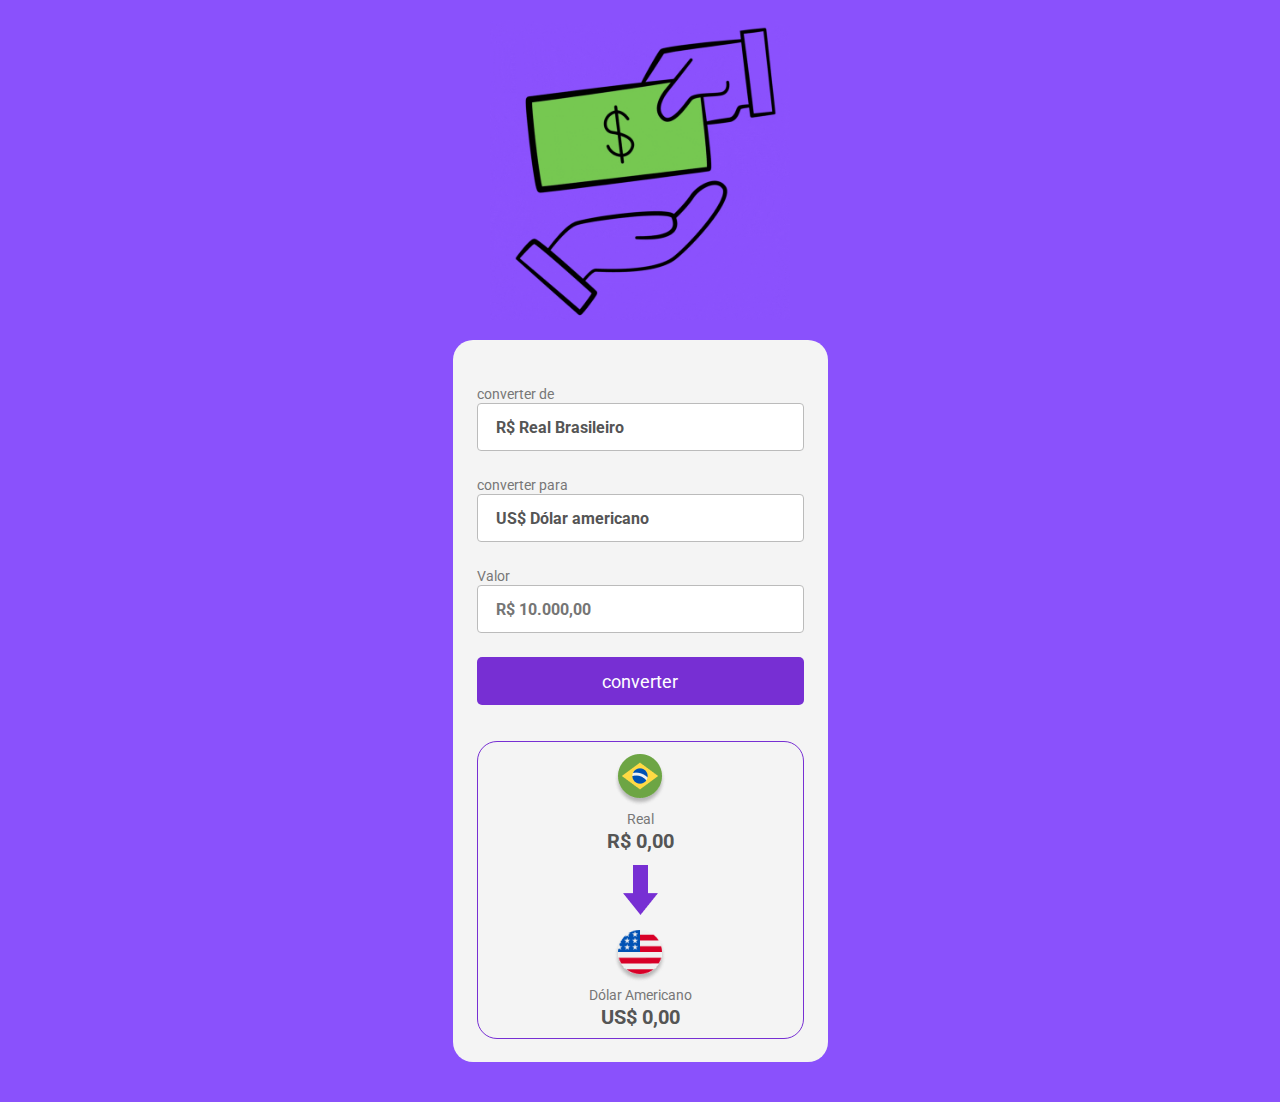
<file: conversor moedas/index.html>
<!DOCTYPE html>
<html lang="pt-br">

<head>
    <meta charset="UTF-8">
    <meta name="viewport" content="width=device-width, initial-scale=1.0">
    <link rel="preconnect" href="https://fonts.googleapis.com">
    <link rel="preconnect" href="https://fonts.gstatic.com" crossorigin>
    <link href="https://fonts.googleapis.com/css2?family=Roboto:wght@400;700&display=swap" rel="stylesheet">
    <link rel="stylesheet" href="style.css">
    
<title>Convert-Money</title>
</head>

<body>
    <img class="logo" src="./assets/logo.gif" alt="logo-convert-money">
    <main>

        <label>
            converter <de>de</b>
                <select>
                    <option>R$ Real Brasileiro</option>
                </select>
        </label>

        <label>
            converter <de>para</b>
                <select class="currencySelect">
                    <option value="dolar">US$ Dólar americano</option>
                    <option value="euro">€ Euro</option>
                

                </select>
        </label>
        <label>
          Valor 
          <input class="input-currency" placeholder="R$ 10.000,00">
        </label>

        <button class="convert-button">converter</button>

       <section>
        <div class="currency-box">
         <img src="assets/real.png" alt="logo-a-converter"">
         <p class="currency">Real</p>
         <p class="currency-value-to-convert">R$ 0,00</p>
        </div>
            <img class="arrow-img" src="./assets/Vector.png" alt="seta">

        <div class="currency-box">
            <img clas="currency-img" src="assets/dolar.png" alt="logo-a-convertida">
            <p class="currency" id="currency-name">Dólar Americano</p>
            <p class="currency-value">US$ 0,00</p>

        
        </div>

       </section>

    </main>
</body>

<script src="./scripts.js"></script>

</html>
</file>
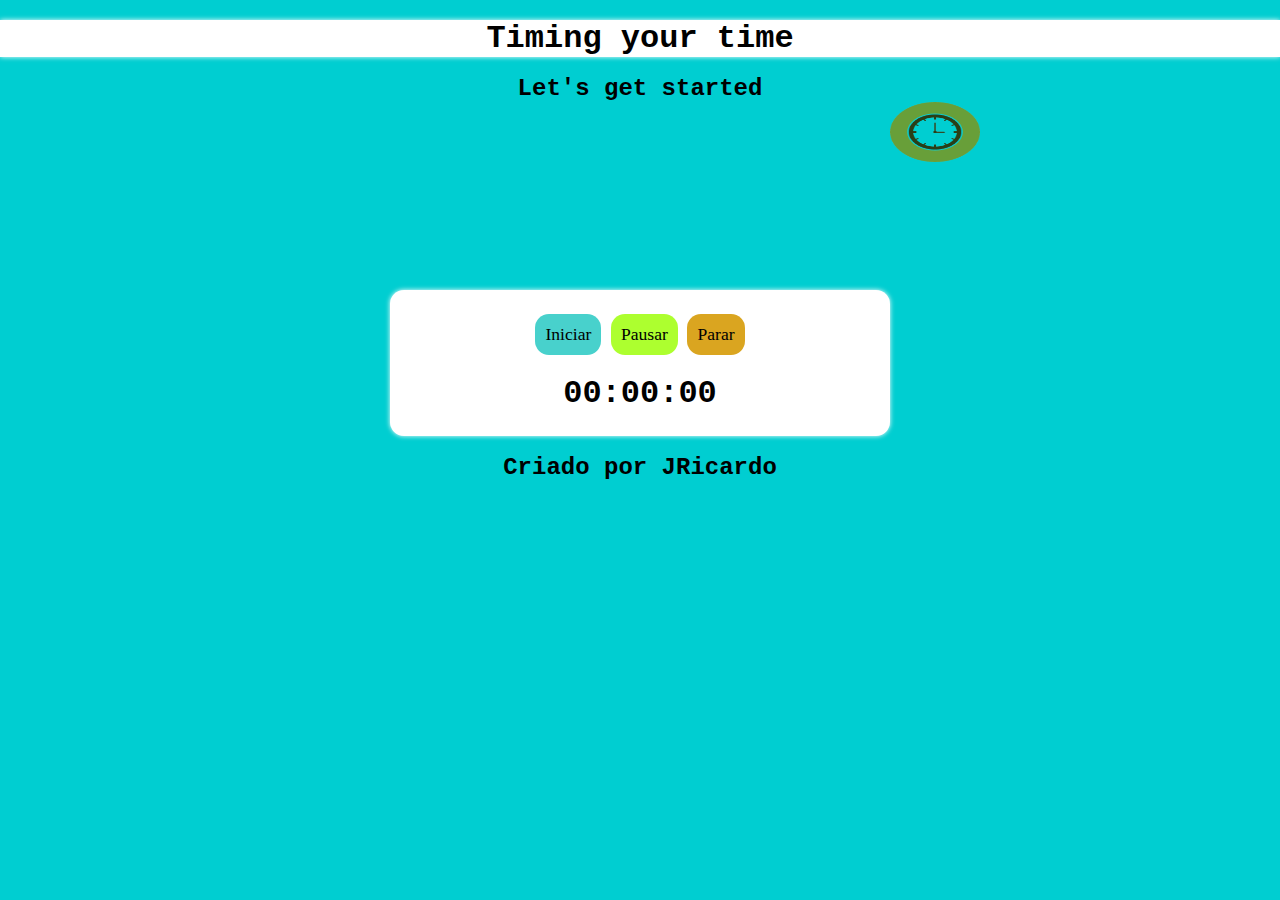
<file: Cronometro/index.html>
<!DOCTYPE html>
<html lang="pt-br">

<head>
    <meta charset="UTF-8">
    <meta name="viewport" content="width=device-width, initial-scale=1.0">
    <title>Cronometro</title>
<h1>Timing your time</h1>
<br>
<h2>Let's get started</h2>


</head>

<style>
    * {
        margin: 0 auto;
        padding: 0;
        font-family: 'Courier New'
    }
    
    body {
        background-color:#00CED1;
    }

    h1 {
        background-color: #FFF;
        box-shadow: 0 0 5px #FFF;
        text-align: center;
        

    }

    h2 {
        text-align: center;
    }

    .max-width {
        max-width: 500px;
        width: 100%;
        padding: 10px;
        box-sizing: border-box;
        margin-top: 10%;
        background-color: #FFF;
        box-shadow: 0 0 5px #FFF;
        text-align: center;
        border-radius: 14px;
        padding: 24px;
    }


.time {
     width: 90px;
     height: 60px;
     margin-left:  890px;
     margin: center;
     display: block;
     align-items: center;
     line-height: 12px;
}


    h1 {
        font-family: 'Courier New', Courier, monospace;
        margin-top: 20px;
    }

    button {
        padding: 10px;
        border: none;
        outline: none;
        font-family: 'Segoe UI';
        font-size: 1.1em;
        transition: all .5s;
        cursor: pointer;
        border-radius: 14px;
    }

    button:hover {
        background-color: #a1c0d1;
    }

    button:active {
        background-color: #111;
    }

    .bg-green {
        background-color: #48D1CC;
    }

    .bg-yellow {
        background-color: #ADFF2F;
    }

    .bg-red {
        background-color: #DAA520;
    }
</style>

<body>
    
    <img class="time" src="./clock-vector-icon.png" alt="time">
    
<div class="max-width">
        <button onclick="start();" class="bg-green">Iniciar</button>
        <button onclick="pause();" class="bg-yellow">Pausar</button>
        <button onclick="stop();" class="bg-red">Parar</button>
        <h1 id="counter">00:00:00</h1>
</div>
<br>
<h2 class="programador">Criado por JRicardo</h2>
<script src="cron.js"></script>
</body>

</html>
</file>
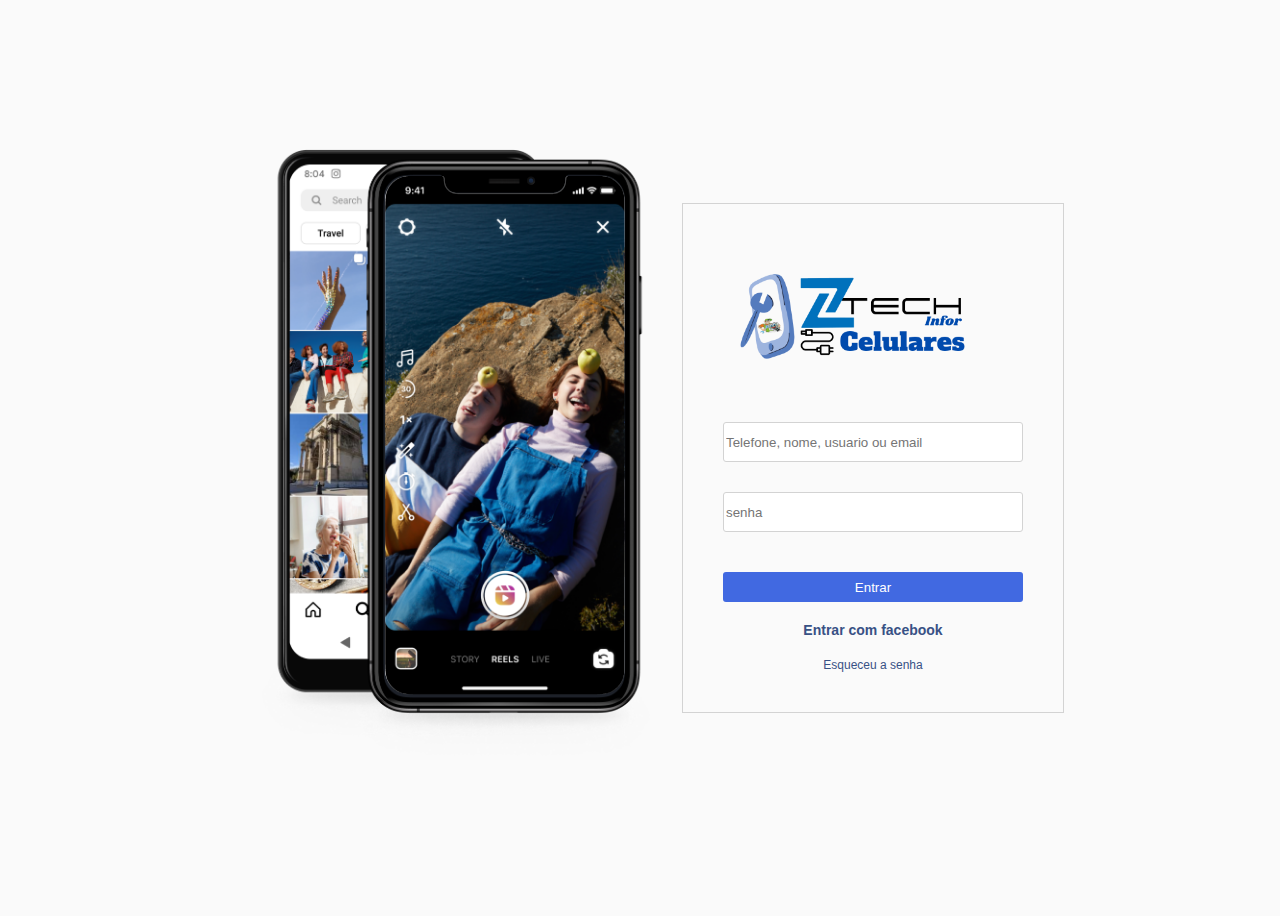
<file: Instagran/index.html>
<!DOCTYPE html>
<html lang="pt-br">

<head>
  <meta charset="UTF-8">
  <meta http-equiv="X-UA-Compatible" content="IE=edge">
  <meta name="viewport" content="width=device-width, initial-scale=1.0">
  <title>Instagran</title>
  <link rel="stylesheet" href="styles.css">
</head>

<body>
  <div class="imagnes">
    <img src="img/celular.png" class="imgcelular">
    <img src="img/insta1.png" class="img-insta">
    <img src="img/insta2.png" class="img-insta img-2">
  </div>
  <div class="container">
    <img src="./img/LOGOZtechT.png">
    <input placeholder="Telefone, nome, usuario ou email" type="text ">
    <input placeholder="senha" type="password">
    <button class="my-button">Entrar</button>
    <a class="facebook">Entrar com facebook</a>
    <a class="esqueceu-senha">Esqueceu a senha</a>



  </div>
</body>

<script>
  let imagem = document.querySelector(".img-2")

  setInterval(() => {
    if (imagem.style.opacity == 0) {
      imagem.style.opacity = 1
    } else {
      imagem.style.opacity = 0
    }

  }, 3000)
</script>

</html>
</file>
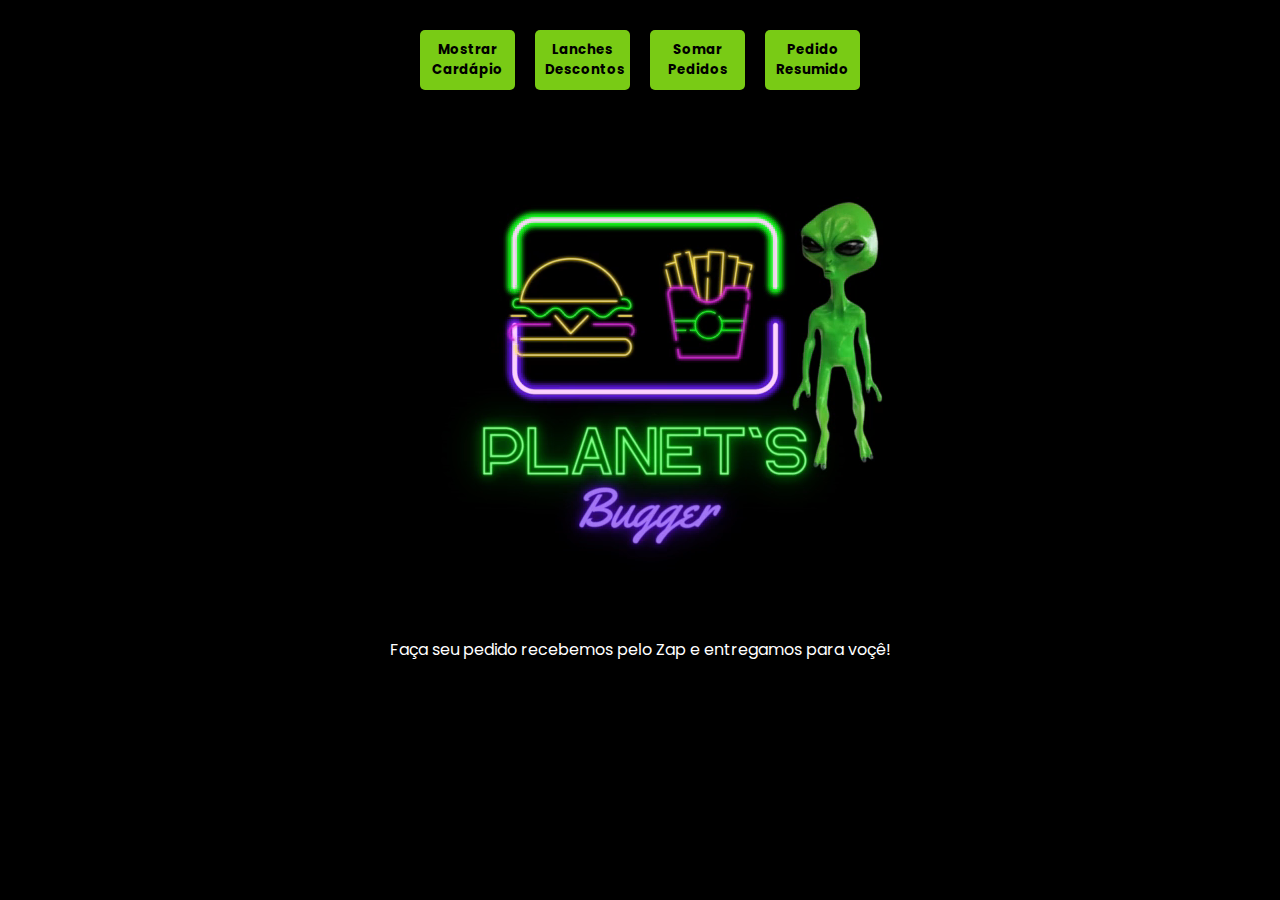
<file: Planet´s-Burgger/index.html>
<!DOCTYPE html>
<html lang="pt-br">
<head>
    <meta charset="UTF-8">
    <meta name="viewport" content="width=device-width, initial-scale=1.0">
    <link rel="stylesheet" href="style.css">
    <title>Planet´s - Burgger</title>
</head>

<body>
  
    <div class="container-button">
        <button class="show-all">Mostrar Cardápio</button>
        <button class="map-all">Lanches Descontos</button>
        <button class="sum-all">Somar Pedidos</button>
        <button class="filter-all">Pedido Resumido</button>
    </div>

<ul>
 <!-- <li>
      <img src="./img/bacon-egg.png">
      <p>X-Bacon Egg</p>
      <p class="item-price">R$ 30,00</p>   
 </li> -->
    

</ul> 

<div class="banner">
<video  

  width="500"
  autoplay
  muted
  poster="./img/bannerdelivery.png">
      
  <source src="video_divulgacao.mp4">
  <source src="video_divulgacao.mkv">
  <source src="video_divulgacao.mov">
  
</video>
</div>

<p>
  Faça seu pedido recebemos pelo Zap e entregamos para voçê! 
</p>

</body>

<script src="./products.js"></script>
<script src="./scripts.js"></script>


</html>
</file>
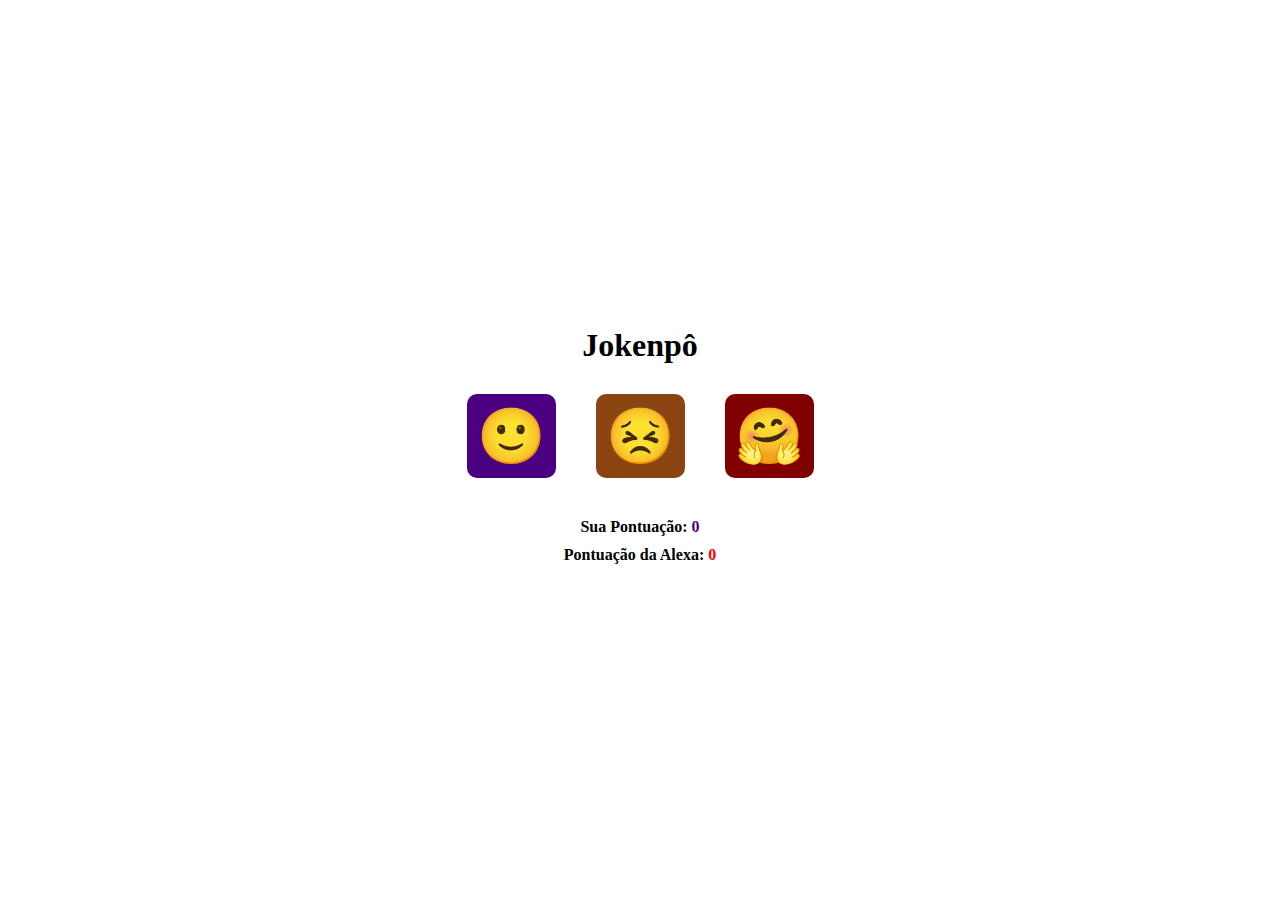
<file: Projeto Function1/index.html>
<!DOCTYPE html>
<html lang="pt-br">
<head>
    <meta charset="UTF-8">
    <meta name="viewport" content="width=device-width, initial-scale=1.0">
    <link rel="stylesheet" href="style.css">
    <title>RickDev Jokenpô</title>
</head>

<body>

    <div class="container">
        <h1>Jokenpô</h1>
        <div class="buttons">
            <button id="rock" onclick="playHuman('rock')">&#x1F642;</button>
            <button id="paper" onclick="playHuman('paper')">&#x1F623;</button>
            <button id="scissors" onclick="playHuman('scissors')">&#x1F917;</button>
        </div>
        <p class="result"></p>
        <p class="your-score">Sua Pontuação: <span id="human-score">0</span></p>
        <p class="machine-score">Pontuação da Alexa: <span id="machine-score">0</span></p>

    </div>

<script src="./scripts.js"></script>    

</body>



</html>
</file>
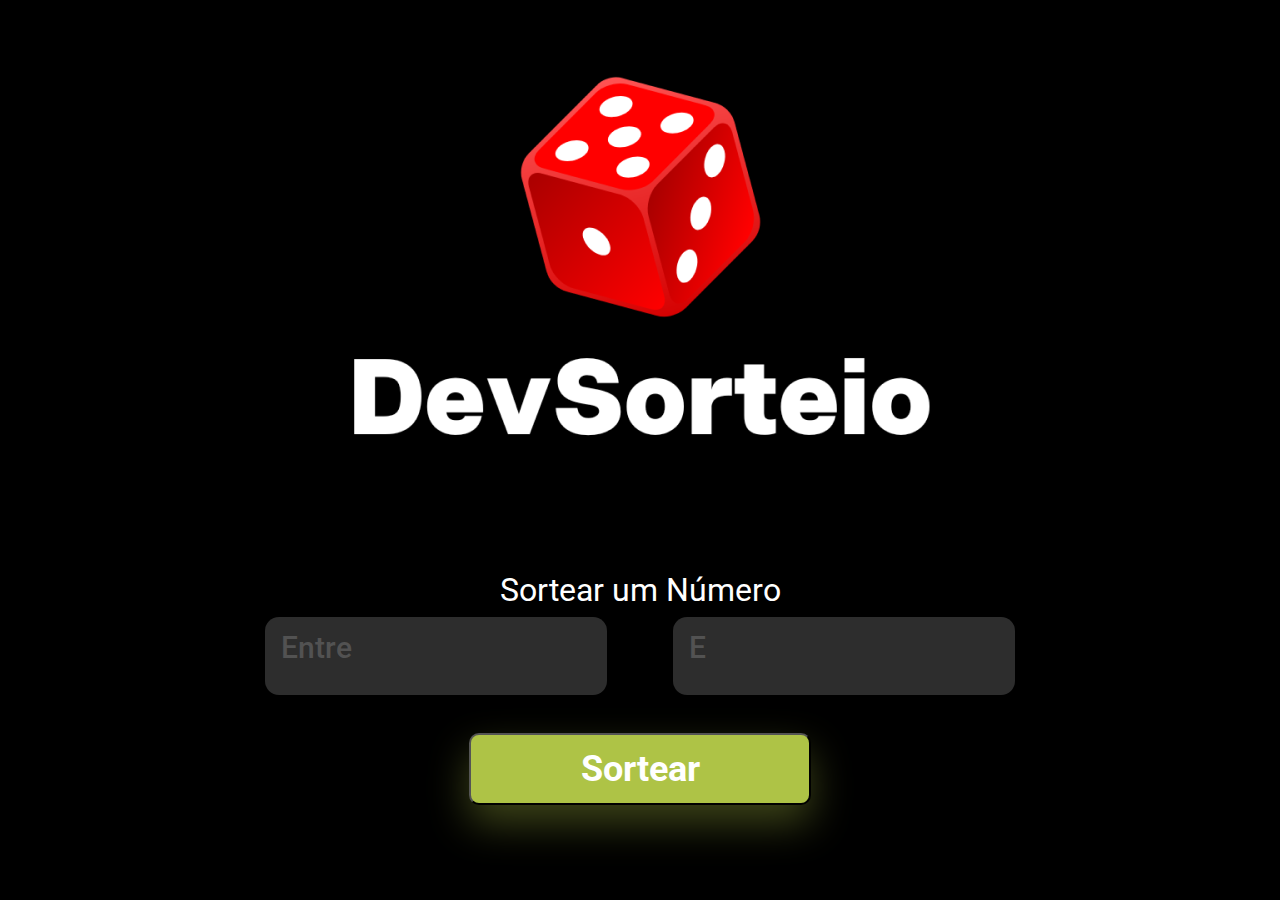
<file: sorteiofacil/index.html>
<!DOCTYPE html>
<html lang="pt-br">

<head>
    <meta charset="UTF-8">
    <meta name="viewport" content="width=device-width, initial-scale=1.0">
    <link rel="stylesheet" href="./styles.css">
    <link rel="preconnect" href="https://fonts.googleapis.com">
    <link rel="preconnect" href="https://fonts.gstatic.com" crossorigin>
    <link href="https://fonts.googleapis.com/css2?family=Roboto:wght@400;500;700&display=swap" rel="stylesheet">
    <title>Sorteio Facil</title>
</head>

<body>
    <img src="sort 1.png" alt="img-principal">
    <h2>Sortear um Número</h2>
    
    <div>
    
        <input placeholder="Entre" class="input-entre" type="number">
        <input placeholder="E" class="input-max" type="number">
    
    </div>
<br>    
<br>
<button onclick="generationNumber()">Sortear</button>

</body>

<script src="./scripts.js"></script>

</html>
</file>
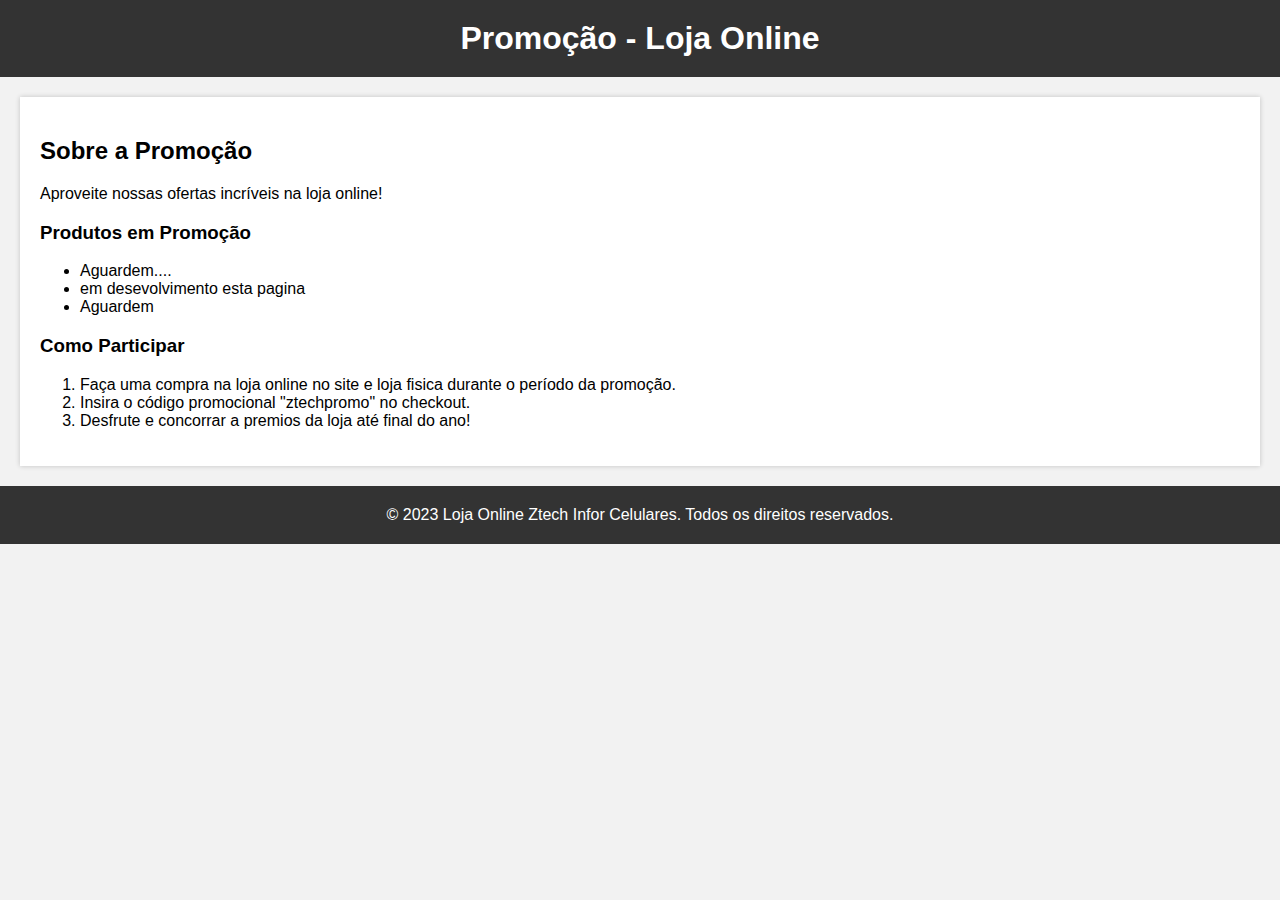
<file: promocao.html>
<!DOCTYPE html>
<html>
<head>
  <title>Promoção - Loja Online</title>
  <style>
    body {
      font-family: Arial, sans-serif;
      background-color: #f2f2f2;
      margin: 0;
      padding: 0;
    }
    
    header {
      background-color: #333;
      color: #fff;
      padding: 20px;
      text-align: center;
    }
    
    h1 {
      margin: 0;
    }
    
    main {
      padding: 20px;
      margin: 20px;
      background-color: #fff;
      box-shadow: 0 0 5px rgba(0, 0, 0, 0.2);
    }
    
    p {
      margin-bottom: 15px;
    }
    
    footer {
      background-color: #333;
      color: #fff;
      padding: 20px;
      text-align: center;
    }
  </style>
</head>
<body>
  <header>
    <h1>Promoção - Loja Online</h1>
  </header>
  
  <main>
    <h2>Sobre a Promoção</h2>
    <p>Aproveite nossas ofertas incríveis na loja online!</p>
    
    <h3>Produtos em Promoção</h3>
    <ul>
      <li>Aguardem....</li>
      <li>em desevolvimento esta pagina</li>
      <li>Aguardem</li>
    </ul>
    
    <h3>Como Participar</h3>
    <ol>
      <li>Faça uma compra na loja online no site e loja fisica durante o período da promoção.</li>
      <li>Insira o código promocional "ztechpromo" no checkout.</li>
      <li>Desfrute e concorrar a premios da loja até final do ano!</li>
    </ol>
  </main>
  
 
  
  <footer>
    &copy; 2023 Loja Online Ztech Infor Celulares. Todos os direitos reservados.
  </footer>
</body>
</html>
</file>
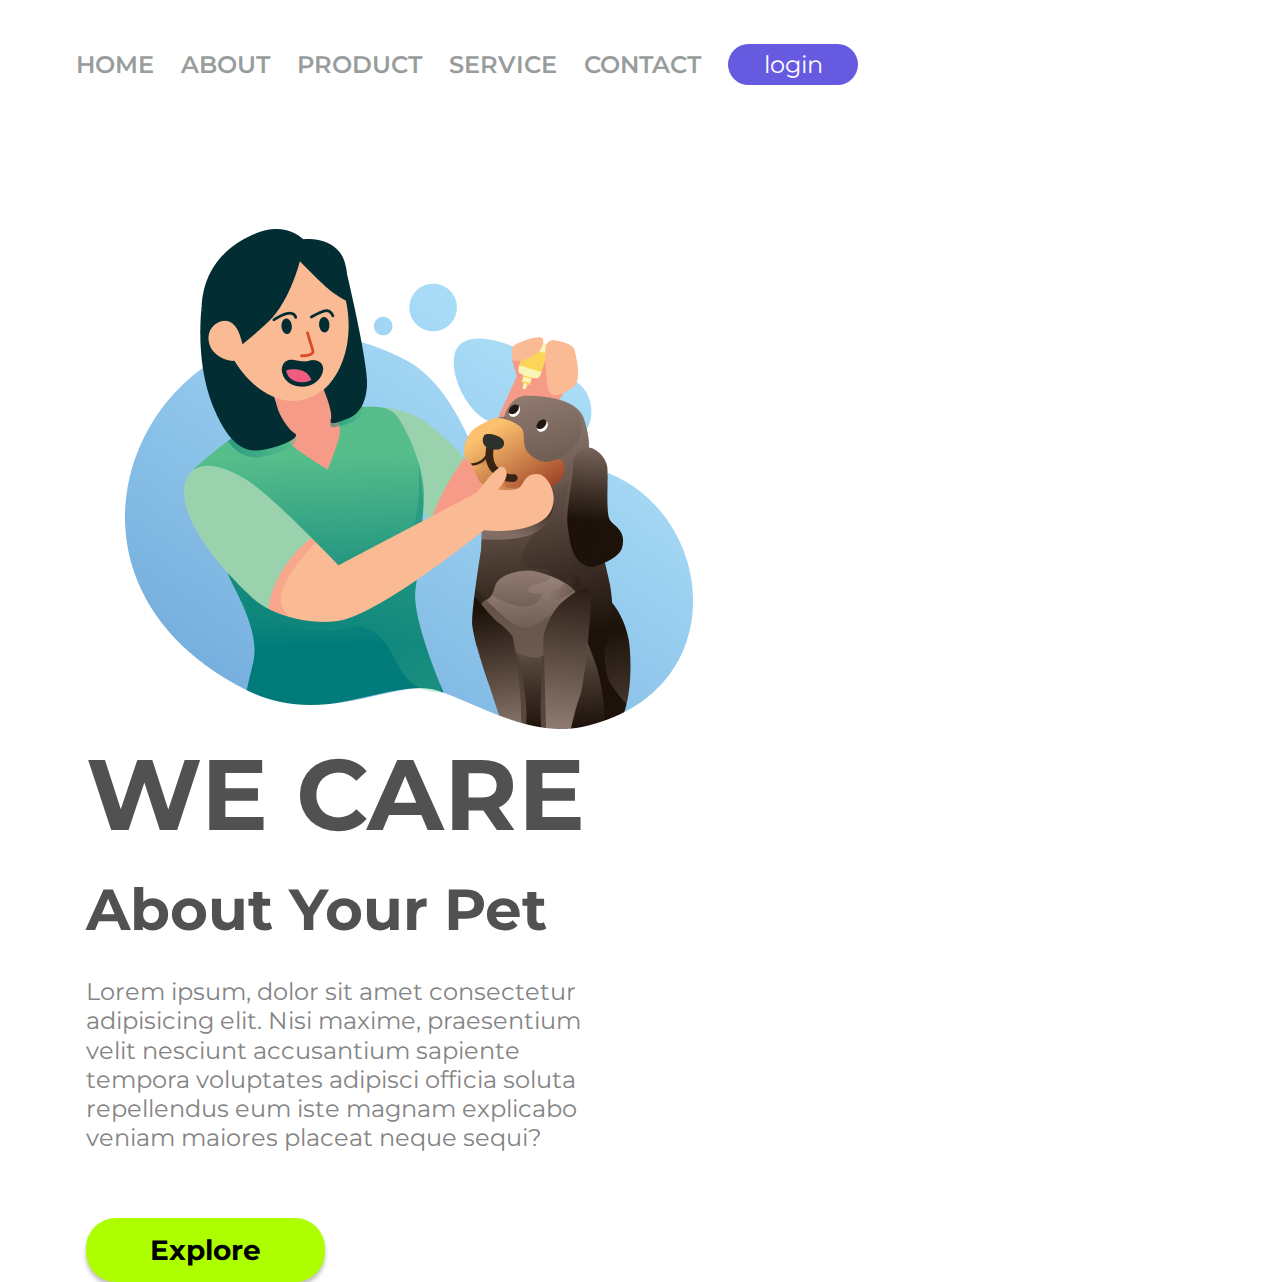
<file: Desafio 1/Projeto part-1.html>
<!DOCTYPE html>
<html lang="pt-br">
<head>
    <meta charset="UTF-8">
    <meta http-equiv="X-UA-Compatible" content="IE=edge">
    <meta name="viewport" content="width=device-width, initial-scale=1.0">
    <link rel="stylesheet" href="./styles.css">
    <link rel="preconnect" href="https://fonts.googleapis.com">
    <link rel="preconnect" href="https://fonts.gstatic.com" crossorigin>
    <link href="https://fonts.googleapis.com/css2?family=Montserrat:ital,wght@0,500;0,600;0,700;0,900;1,400&display=swap" rel="stylesheet">
    <title>Projeto par-1</title>
</head>
<body>

<header> 
    <a class="menu-header">HOME</a>
    <a class="menu-header">ABOUT</a>
    <a class="menu-header">PRODUCT</a>
    <a class="menu-header">SERVICE</a>
    <a class="menu-header">CONTACT</a>
<button class="button-header">login</button>

</header>

<img src="./imgpet.png" alt="we-care-logo" class="logo">

<main>
    <h1>WE CARE</h1>
    <br>
    <h2>About Your Pet</h2>

    <p>Lorem ipsum, dolor sit amet consectetur adipisicing elit. Nisi maxime, praesentium velit nesciunt accusantium sapiente tempora voluptates adipisci officia soluta repellendus eum iste magnam explicabo veniam maiores placeat neque sequi?</p>
    <button class="button-main">Explore</button>
</main>

</body>
</html>
</file>
<file: conversor moedas/style.css>
*{
 margin: 0;   
 padding: 0;
 box-sizing: border-box;
 font-family: 'Roboto', sans-serif;
 outline: none;
}

.logo {
    width: 300px;
    display: block;
    margin: 20px auto;
   
}

body {

    background-color: #8A51FC;

}

main {

    width: 375px;
    border-radius: 20px;
    background: #F4F4F4;
    margin: 0 auto 40px;
    padding: 44px 24px 23px;
}

label {
    color: #777;
    font-size: 14px;
    font-weight: 400;
   
}

select, input {
    border-radius: 4px;
    border: 1px solid #BBB;
    background: #FFF;
    height: 48px;
    width: 100%;
    margin-bottom: 24px;
    appearance: none;
    padding-left: 18px;
    font-size: 16px;
    font-weight: 700;
    color: #555555;
    cursor: pointer;
}

button {
    width: 327px;
    height: 48px;
    font-size: 18px;
    color: #FFF;
    border-radius: 5px;
    background: #772FD3;
    border: none;
    cursor: pointer;
    
    
}

button:hover {
    opacity: 0.8;
}

button:active {

    opacity: 0.6;
}

section {

    border-radius: 20px;
    border: 1px solid #772FD3;
    margin-top: 36px;
    padding: 12px;
    display: flex;
    flex-direction: column;
    align-items: center;

}

.arrow-img {
    margin: 15px 0;
}

.currency-box {
    display: flex;
    flex-direction: column;
    align-items: center;
    gap: 4px;

}

.currency-value, .currency-value-to-convert {
    color: #555;
    font-size: 20px;
    font-weight: 700;
    line-height: 18px

}

.currency {

    color: #777;
    font-size: 14px;
    font-weight: 400;
    line-height: 18px
}
</file>
<file: Instagran/styles.css>
body {
  background-color: #fafafa;
  width: 100vw;
  height: 100vh;
  display: flex;
  justify-content: center;
  align-items: center;
  font-family: sans-serif;
}

.imgcelular {
  width: 450px;
}

.container {
  border: 1px solid #D3D3D3;
  display: flex;
  flex-direction: column;
  width: 300px;
  padding: 40px;
}

input {
  height: 36px;
  border: 1px solid #D3D3D3;
  border-radius: 3px;
  margin-top: 10px;
  margin-bottom: 20px;
}

button {
  background-color: #4169E1;
  height: 30px;
  border-radius: 3px;
  border: none;
  color: #ffff;
  margin-top: 20px;
  cursor: pointer;
}

.facebook {
  color: #385185;
  text-align: center;
  margin-top: 20px;
  cursor: pointer;
  font-size: 14px;
  font-weight: bold;

}

.esqueceu-senha {
  color: #385185;
  text-align: center;
  cursor: pointer;
  font-size: 12px;
  margin-top: 20px;
}

.imagnes {
  position: relative;

}

.img-insta {
  height: 520px;
  position: absolute;
  left: 153px;
  top: 26px;
  transition: 2s ease-in-out;
}
</file>
<file: Planet´s-Burgger/style.css>
@import url('https://fonts.googleapis.com/css2?family=Martian+Mono:wght@500;600;700&family=Poppins:ital,wght@0,300;0,500;1,700&display=swap');

* {
    margin: 0;
    padding: 0;
    box-sizing: border-box;
    font-family: 'Martian Mono', monospace;
    font-family: 'Poppins', sans-serif;

}

body{
    text-align: center;
    background-color: black;
   

}


.container-button {
      margin: 30px 0;
      display: flex;
      justify-content: center;
      align-items: center;
      gap: 20px;
      
}

button {
    background-color: #79cb15;
    border: none;
    border-radius: 5px;
    color: black;
    padding: 10px;
    cursor: pointer;
    font-weight: bold;
    width: 95px;
}

button:hover{
    opacity: 0.8;

}

ul {
    list-style: none;
    display: grid;
    grid-template-columns: 200px 200px 200px;
    gap: 20px;
    justify-content: center;

}

.banner {
      width: 500px;
      border: 1px solid #ccc;
      padding: 5px;
      margin: 30px auto;
      max-width: 1200px;
      box-shadow: 0px 0px 50px rgba(0, 0, 0, 0.1);´
      height:450px;
      border: none;
      margin: 0 auto;
      top: 40%;
      left: 40%;
      align-items: center;
      
}



li {
    border: 2px solid 	#7CFC00;
    border-radius: 5px;
    padding: 5px;
}


img {
    width: 185px;
    border-radius: 5px;
    
}

p {
    color: #fff;
}

.item-price {
     font-weight: bold;
     color: 	#00FFFF;
}


@media (max-width: 352px) {
    ul {
        display: grid;
        place-items: center;
        height: 100vh;
     

    }
    .container-button {
        display: grid;
        place-items: center;
        height: 100vh;
     
    }
</file>
<file: Projeto Function1/style.css>
*{
    margin: 0;
    padding: 0;
    box-sizing: border-box;

}

body {
    background: url(https://source.unsplash.com/1600x900/?landscape);
    background-size: cover;
    display: flex;
    justify-content: center;
    align-items: center;
    min-height: 100vh;
}

.container {
    padding: 20px;
    background-color: #ffffff;
    border-radius: 10px;
    display: flex;
    flex-direction: column;
    align-items: center;
    justify-content: center;
}

.buttons {
    margin: 30px 0;
    display: flex;
    gap: 40px;

}

button{
    padding: 10px;
    font-size: 55px;
    cursor: pointer;
    border: none;
    border-radius: 10px;
    transition: all 0.3s ease-in-out;
}

button:hover {
    opacity: 0,7;
}

#rock {
    background-color: #4B0082;

}

#paper {
    background-color: #8B4513;
}

#scissors {
   background-color: #800000;   
 
}

p{
    font-weight: bold;
    margin-bottom: 10px;

}

.your-score span {
     color:#4B0082;

}

.machine-score span {
            color: #FF0000;
}
</file>
<file: sorteiofacil/styles.css>
*
{
  margin: 0;
  padding: 0;
  box-sizing: border-box;
  font-family: 'Roboto', sans-serif;

}

body {
   
    background: #000000;
    display: flex;
    align-items: center;
    justify-content: center;
    flex-direction: column;
    min-height: 100vh;
    
    }
  
h2 {
  width: 299px;
  height: 20px;
  color: #FFF;
  font-size: 32px;
  font-style: normal;
  font-weight: 400;
  line-height: normal;
  text-align: center;
  margin-top: 126px;
  margin-bottom: 26px;
}    

input {

  display: flex;
  width: 342px;
  padding: 13px 233px 30px 16px;
  align-items: center;
  border-radius: 14px;
  border: 1px solid rgba(255, 255, 255, 0.20);
  background: rgba(255, 255, 255, 0.25);
  color: #FFF;
  font-size: 30px;
  font-style: normal;
  font-weight: 500;
  line-height: normal;
  opacity: 0.7;
  border: none;
  display: inline-block;

}

.input-entre {
  margin-right: 62px;

}

button {
   
  display: flex;
  width: 342px;
  height: 72px;
  padding: 10px 76px;
  justify-content: center;
  align-items: center;
  flex-shrink: 0;
  border-radius: 10px;
  background: #AEC346;
  box-shadow: 0px 18px 40px 0px rgba(174, 195, 70, 0.35);
  color: #FFF;
  text-align: center;
  font-size: 36px;
  font-style: normal;
  font-weight: 700;
  line-height: 2.5px; 
  margin-bottom: 24px;
  

}

button:hover {
   opacity: 0.9;
}

button:active {
   opacity: 0.8;
}
</file>
<file: Desafio 1/styles.css>
* {
 margin: 0;
 padding: 0;
 box-sizing: border-box;
 font-family: 'Montserrat', sans-serif; 
  

}


header {
    margin: 44px 0 144px 76px;
    
}  

    img {
        font-weight: 568px;
        line-height: 500px;
        margin-left: 125px;
        display: inline-block;
    }
    



.menu-header {
    font-weight: 600;
    font-size: 24px;
    line-height: 29.26px;
    color:  #989D9C;
    cursor: pointer;
    margin-right: 23px;

}

.button-header{
    background:  #665AE1; 
    border-radius: 20.5px;
    width: 130px;
    height: 41px;
    border: none;
    font-weight: 600px;
    font-size: 24px;
    line-height: 29.26px;
    color: #FFFFFF;
    cursor: pointer;

}


main {
    display: inline-block;
    margin-left: 86px;
}

h1 {
    font-size: 900px;
    font-size: 100px;
    line-height: 122px;
    color:  #515151;
}

h2 {
    font-weight: 500px;
    font-size: 58px;
    line-height: 71px;
    color: #515151;
}

p {
   
    font-weight: 400px;
    font-size: 24px;
    line-height: 29.26px;
    color: #848484;
    width: 515px;
    margin-top: 32px; 
    margin-bottom: 65px;
   
}

.button-main {
    background: #ADFF00;
    border-radius: 30px;
    width: 239px;
    height: 64px;
    border: none;
    cursor: pointer;
    box-shadow: 0px 4px 4px 0px #00000040;
    font-size: 28px;
    font-weight: 700;
    line-height: 34px;



}



@media screen and (max-width: 900px) {
    header {
        display: none;
      }
   
      

 img  {
    position: static;
      max-width: 100%;
    }

main {

    position: static;
    max-width: 100%;
    color: #515151;

font-size: 50px;
font-style: normal;
font-weight: 900;
line-height: normal;
}
}
</file>
